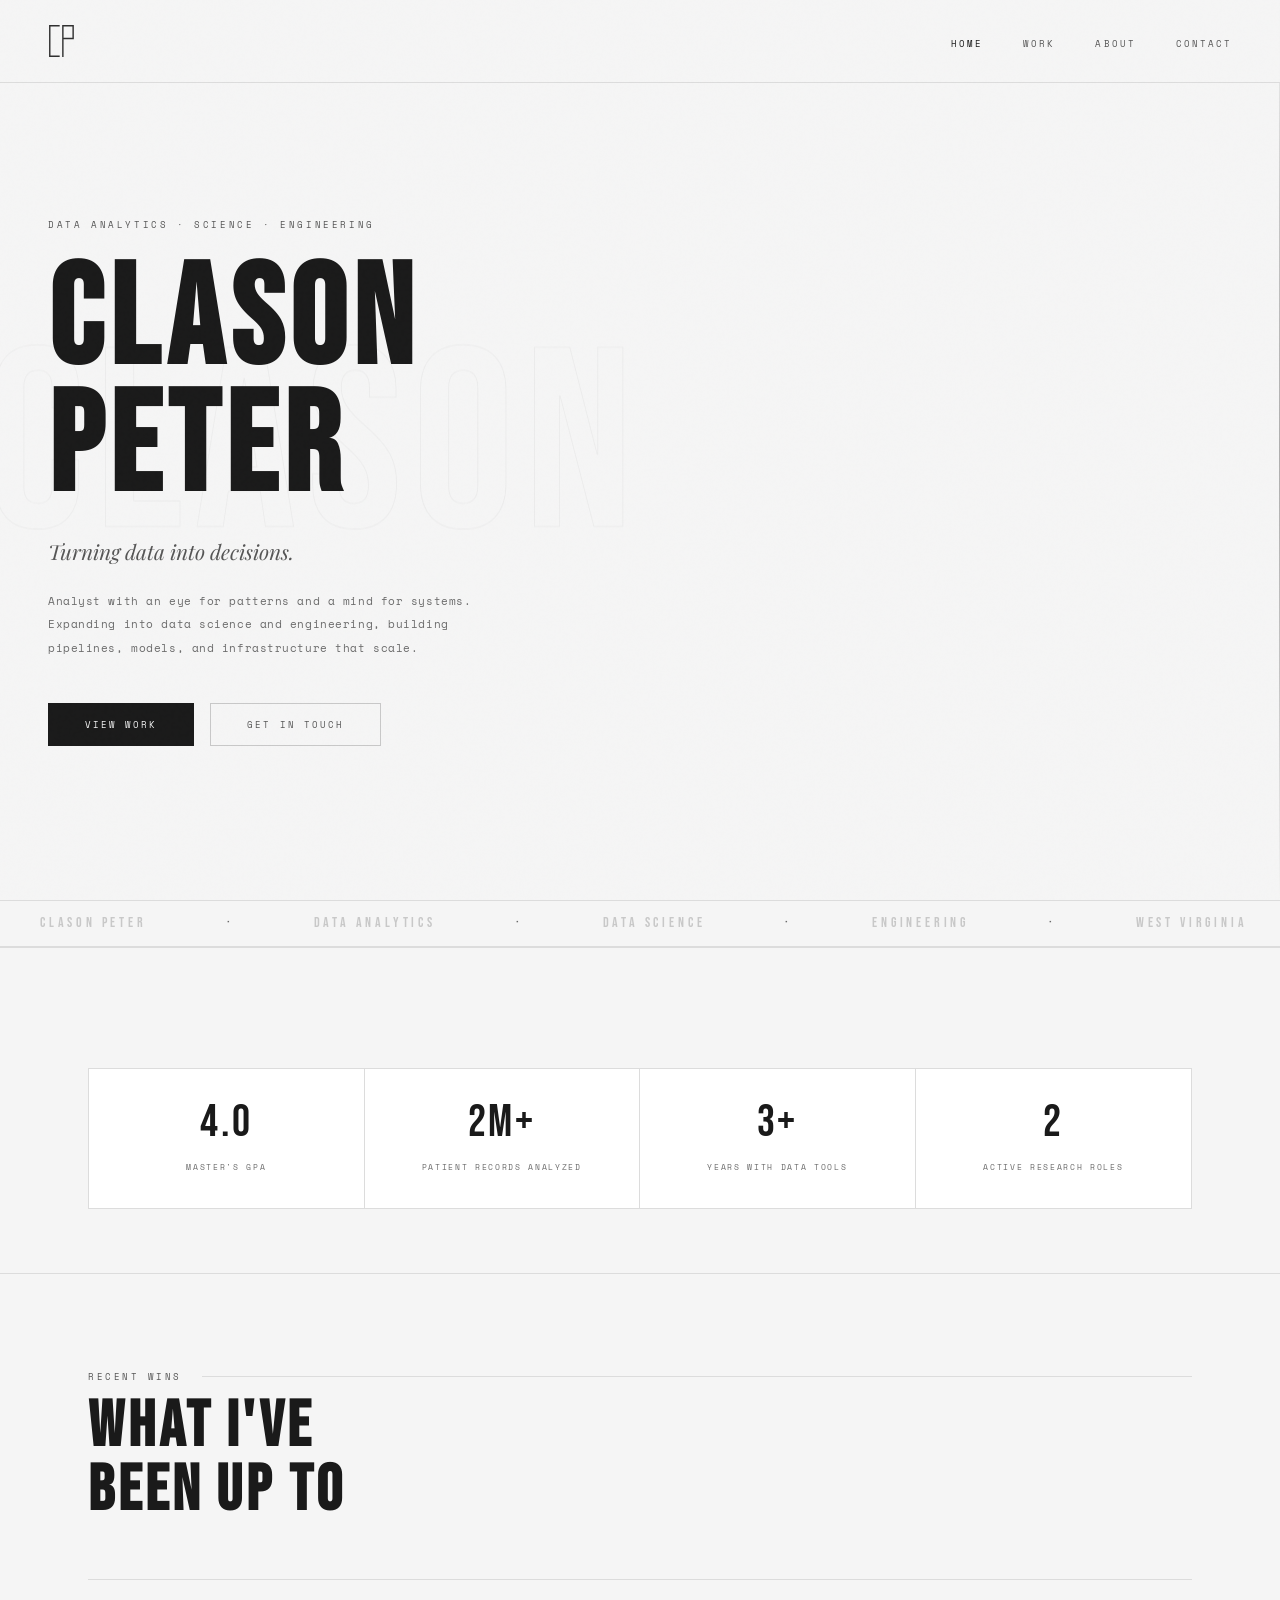
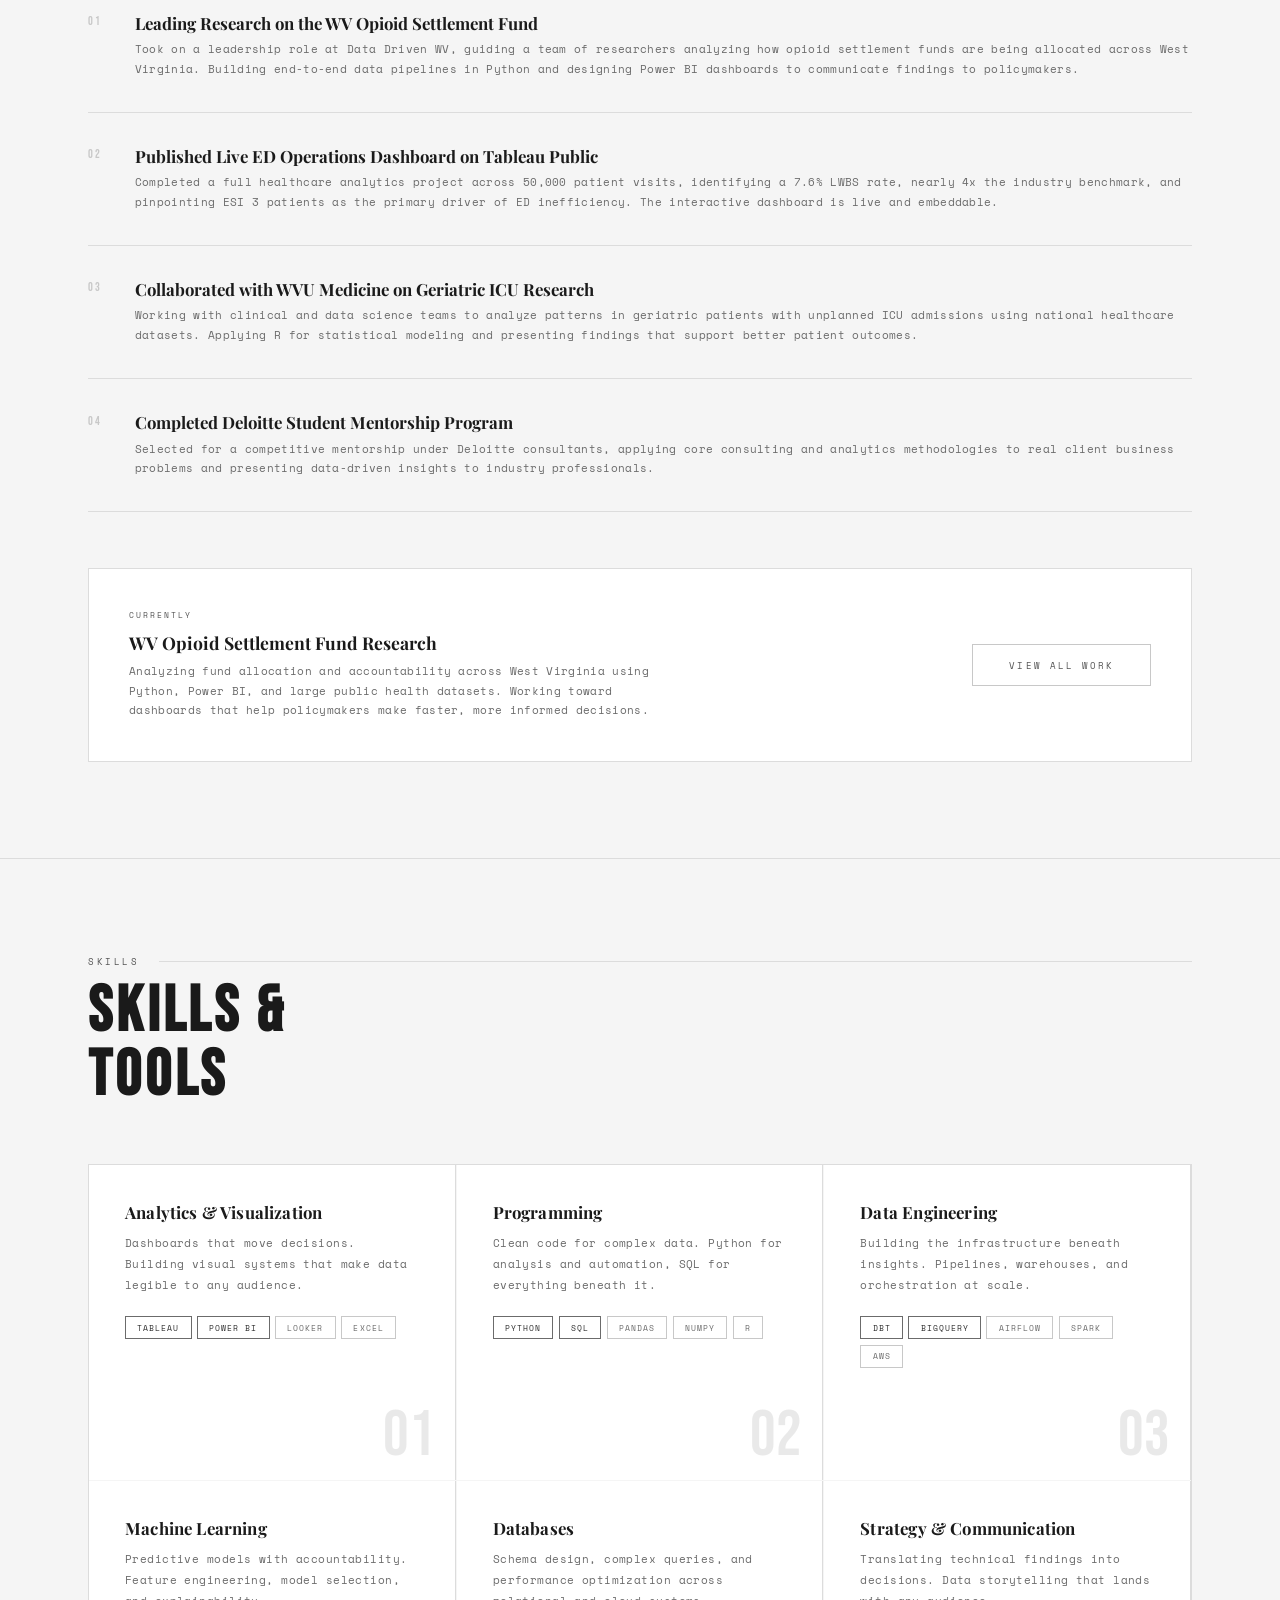
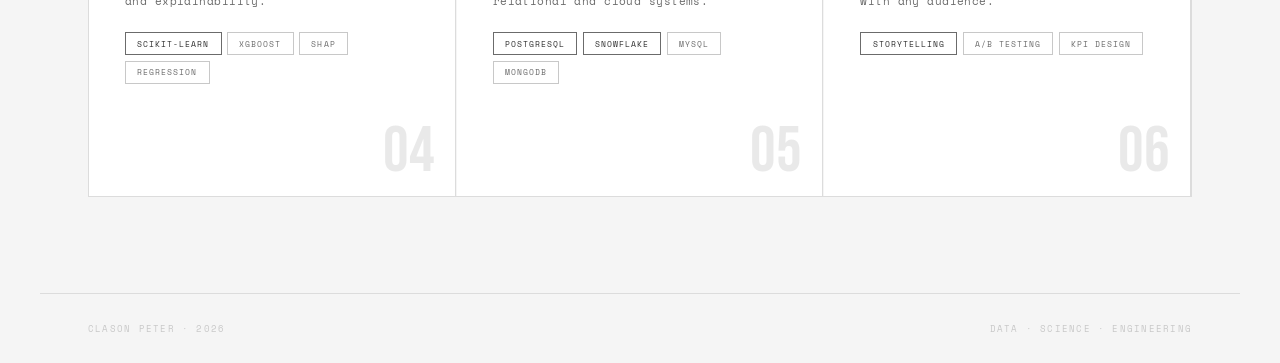
<file: index.html>
<!DOCTYPE html>
<html lang="en">
<head>
<meta charset="UTF-8"/>
<meta name="viewport" content="width=device-width, initial-scale=1.0"/>
<title>Clason Peter</title>
<link href="https://fonts.googleapis.com/css2?family=Bebas+Neue&family=Playfair+Display:ital,wght@0,400;0,700;1,400&family=Space+Mono:wght@400;700&display=swap" rel="stylesheet"/>
<link rel="stylesheet" href="style.css"/>
</head>
<body>

<div class="scroll-line" id="scrollLine"></div>

<nav>
  <a href="index.html" class="nav-logo">
    <svg viewBox="0 0 152 192" height="34" fill="none" stroke="#1A1A1A" stroke-width="8" stroke-linecap="square" stroke-linejoin="miter" xmlns="http://www.w3.org/2000/svg">
      <path d="M62,10 L10,10 L10,182 L62,182"/>
      <path d="M84,10 L84,182 M84,10 L142,10 L142,82 L84,82"/>
    </svg>
  </a>
  <ul class="nav-links">
    <li><a href="index.html" class="active">Home</a></li>
    <li><a href="work.html">Work</a></li>
    <li><a href="about.html">About</a></li>
    <li><a href="contact.html">Contact</a></li>
  </ul>
</nav>

<!-- HERO -->
<div id="hero">
  <div class="hero-bg-text">CLASON</div>
  <div class="chrome-bar"></div>
  <p class="hero-eyebrow">Data Analytics · Science · Engineering</p>
  <h1 class="hero-name">CLASON<br/>PETER</h1>
  <p class="hero-subtitle">Turning data into decisions.</p>
  <p class="hero-desc">
    Analyst with an eye for patterns and a mind for systems. Expanding into data science and engineering, building pipelines, models, and infrastructure that scale.
  </p>
  <div class="hero-cta">
    <a href="work.html" class="btn btn-primary">View Work</a>
    <a href="contact.html" class="btn btn-ghost">Get in Touch</a>
  </div>
</div>

<!-- MARQUEE -->
<div class="marquee-wrap">
  <div class="marquee-track">
    <span class="marquee-item">CLASON PETER</span>
    <span class="marquee-item marquee-dot">·</span>
    <span class="marquee-item">DATA ANALYTICS</span>
    <span class="marquee-item marquee-dot">·</span>
    <span class="marquee-item">DATA SCIENCE</span>
    <span class="marquee-item marquee-dot">·</span>
    <span class="marquee-item">ENGINEERING</span>
    <span class="marquee-item marquee-dot">·</span>
    <span class="marquee-item">WEST VIRGINIA</span>
    <span class="marquee-item marquee-dot">·</span>
    <span class="marquee-item">AVAILABLE FOR HIRE</span>
    <span class="marquee-item marquee-dot">·</span>
    <span class="marquee-item">CLASON PETER</span>
    <span class="marquee-item marquee-dot">·</span>
    <span class="marquee-item">DATA ANALYTICS</span>
    <span class="marquee-item marquee-dot">·</span>
    <span class="marquee-item">DATA SCIENCE</span>
    <span class="marquee-item marquee-dot">·</span>
    <span class="marquee-item">ENGINEERING</span>
    <span class="marquee-item marquee-dot">·</span>
    <span class="marquee-item">WEST VIRGINIA</span>
    <span class="marquee-item marquee-dot">·</span>
    <span class="marquee-item">AVAILABLE FOR HIRE</span>
    <span class="marquee-item marquee-dot">·</span>
  </div>
</div>

<!-- STATS BAR -->
<div style="border-top:1px solid var(--border);">
  <div class="section-inner" style="padding-top:4rem;padding-bottom:4rem;">
    <div class="stats-bar reveal">
      <div class="stat-item">
        <span class="stat-number">4.0</span>
        <span class="stat-label">Master's GPA</span>
      </div>
      <div class="stat-item">
        <span class="stat-number">2M+</span>
        <span class="stat-label">Patient Records Analyzed</span>
      </div>
      <div class="stat-item">
        <span class="stat-number">3+</span>
        <span class="stat-label">Years with Data Tools</span>
      </div>
      <div class="stat-item">
        <span class="stat-number">2</span>
        <span class="stat-label">Active Research Roles</span>
      </div>
    </div>
  </div>
</div>

<!-- RECENT WINS -->
<div style="border-top:1px solid var(--border);">
  <div class="section-inner">
    <p class="section-tag reveal">Recent Wins</p>
    <h2 class="section-heading reveal">WHAT I'VE<br/>BEEN UP TO</h2>

    <div class="wins-list">

      <div class="win-item reveal">
        <div class="win-icon">01</div>
        <div class="win-body">
          <h3>Leading Research on the WV Opioid Settlement Fund</h3>
          <p>Took on a leadership role at Data Driven WV, guiding a team of researchers analyzing how opioid settlement funds are being allocated across West Virginia. Building end-to-end data pipelines in Python and designing Power BI dashboards to communicate findings to policymakers.</p>
        </div>
      </div>

      <div class="win-item reveal">
        <div class="win-icon">02</div>
        <div class="win-body">
          <h3>Published Live ED Operations Dashboard on Tableau Public</h3>
          <p>Completed a full healthcare analytics project across 50,000 patient visits, identifying a 7.6% LWBS rate, nearly 4x the industry benchmark, and pinpointing ESI 3 patients as the primary driver of ED inefficiency. The interactive dashboard is live and embeddable.</p>
        </div>
      </div>

      <div class="win-item reveal">
        <div class="win-icon">03</div>
        <div class="win-body">
          <h3>Collaborated with WVU Medicine on Geriatric ICU Research</h3>
          <p>Working with clinical and data science teams to analyze patterns in geriatric patients with unplanned ICU admissions using national healthcare datasets. Applying R for statistical modeling and presenting findings that support better patient outcomes.</p>
        </div>
      </div>

      <div class="win-item reveal">
        <div class="win-icon">04</div>
        <div class="win-body">
          <h3>Completed Deloitte Student Mentorship Program</h3>
          <p>Selected for a competitive mentorship under Deloitte consultants, applying core consulting and analytics methodologies to real client business problems and presenting data-driven insights to industry professionals.</p>
        </div>
      </div>

    </div>

    <!-- CURRENTLY WORKING ON -->
    <div class="current-work-block reveal">
      <div>
        <div class="current-label">Currently</div>
        <h3>WV Opioid Settlement Fund Research</h3>
        <p>Analyzing fund allocation and accountability across West Virginia using Python, Power BI, and large public health datasets. Working toward dashboards that help policymakers make faster, more informed decisions.</p>
      </div>
      <a href="work.html" class="btn btn-ghost" style="white-space:nowrap;">View All Work</a>
    </div>

  </div>
</div>

<!-- SKILLS -->
<div id="skills" style="border-top:1px solid var(--border);">
  <div class="section-inner">
    <p class="section-tag reveal">Skills</p>
    <h2 class="section-heading reveal">SKILLS &<br/>TOOLS</h2>
    <div class="card-grid">

      <div class="card-3d-wrap reveal">
        <div class="card-3d" data-tilt>
          <h3>Analytics & Visualization</h3>
          <p>Dashboards that move decisions. Building visual systems that make data legible to any audience.</p>
          <div class="card-tags">
            <span class="card-tag hi">Tableau</span>
            <span class="card-tag hi">Power BI</span>
            <span class="card-tag">Looker</span>
            <span class="card-tag">Excel</span>
          </div>
          <div class="card-num">01</div>
        </div>
      </div>

      <div class="card-3d-wrap reveal">
        <div class="card-3d" data-tilt>
          <h3>Programming</h3>
          <p>Clean code for complex data. Python for analysis and automation, SQL for everything beneath it.</p>
          <div class="card-tags">
            <span class="card-tag hi">Python</span>
            <span class="card-tag hi">SQL</span>
            <span class="card-tag">Pandas</span>
            <span class="card-tag">NumPy</span>
            <span class="card-tag">R</span>
          </div>
          <div class="card-num">02</div>
        </div>
      </div>

      <div class="card-3d-wrap reveal">
        <div class="card-3d" data-tilt>
          <h3>Data Engineering</h3>
          <p>Building the infrastructure beneath insights. Pipelines, warehouses, and orchestration at scale.</p>
          <div class="card-tags">
            <span class="card-tag hi">dbt</span>
            <span class="card-tag hi">BigQuery</span>
            <span class="card-tag">Airflow</span>
            <span class="card-tag">Spark</span>
            <span class="card-tag">AWS</span>
          </div>
          <div class="card-num">03</div>
        </div>
      </div>

      <div class="card-3d-wrap reveal">
        <div class="card-3d" data-tilt>
          <h3>Machine Learning</h3>
          <p>Predictive models with accountability. Feature engineering, model selection, and explainability.</p>
          <div class="card-tags">
            <span class="card-tag hi">Scikit-learn</span>
            <span class="card-tag">XGBoost</span>
            <span class="card-tag">SHAP</span>
            <span class="card-tag">Regression</span>
          </div>
          <div class="card-num">04</div>
        </div>
      </div>

      <div class="card-3d-wrap reveal">
        <div class="card-3d" data-tilt>
          <h3>Databases</h3>
          <p>Schema design, complex queries, and performance optimization across relational and cloud systems.</p>
          <div class="card-tags">
            <span class="card-tag hi">PostgreSQL</span>
            <span class="card-tag hi">Snowflake</span>
            <span class="card-tag">MySQL</span>
            <span class="card-tag">MongoDB</span>
          </div>
          <div class="card-num">05</div>
        </div>
      </div>

      <div class="card-3d-wrap reveal">
        <div class="card-3d" data-tilt>
          <h3>Strategy & Communication</h3>
          <p>Translating technical findings into decisions. Data storytelling that lands with any audience.</p>
          <div class="card-tags">
            <span class="card-tag hi">Storytelling</span>
            <span class="card-tag">A/B Testing</span>
            <span class="card-tag">KPI Design</span>
          </div>
          <div class="card-num">06</div>
        </div>
      </div>

    </div>
  </div>
</div>

<!-- FOOTER -->
<footer>
  <p>Clason Peter · 2026</p>
  <p>Data · Science · Engineering</p>
</footer>

<script>
const sl=document.getElementById('scrollLine');
window.addEventListener('scroll',()=>{
  sl.style.width=(window.scrollY/(document.body.scrollHeight-window.innerHeight)*100)+'%';
});
const obs=new IntersectionObserver(e=>{
  e.forEach(x=>{if(x.isIntersecting)x.target.classList.add('visible');});
},{threshold:0.1});
document.querySelectorAll('.reveal').forEach(el=>obs.observe(el));
document.querySelectorAll('[data-tilt]').forEach(card=>{
  const wrap=card.closest('.card-3d-wrap');
  wrap.addEventListener('mousemove',e=>{
    const r=wrap.getBoundingClientRect();
    const x=(e.clientX-r.left)/r.width-0.5;
    const y=(e.clientY-r.top)/r.height-0.5;
    card.style.transform=`rotateY(${x*14}deg) rotateX(${-y*14}deg) translateZ(8px)`;
  });
  wrap.addEventListener('mouseleave',()=>{
    card.style.transform='rotateY(0) rotateX(0) translateZ(0)';
  });
});
const bgText=document.querySelector('.hero-bg-text');
window.addEventListener('scroll',()=>{
  if(bgText)bgText.style.transform=`translateY(calc(-50% + ${window.scrollY*0.25}px))`;
});
</script>
</body>
</html>
</file>
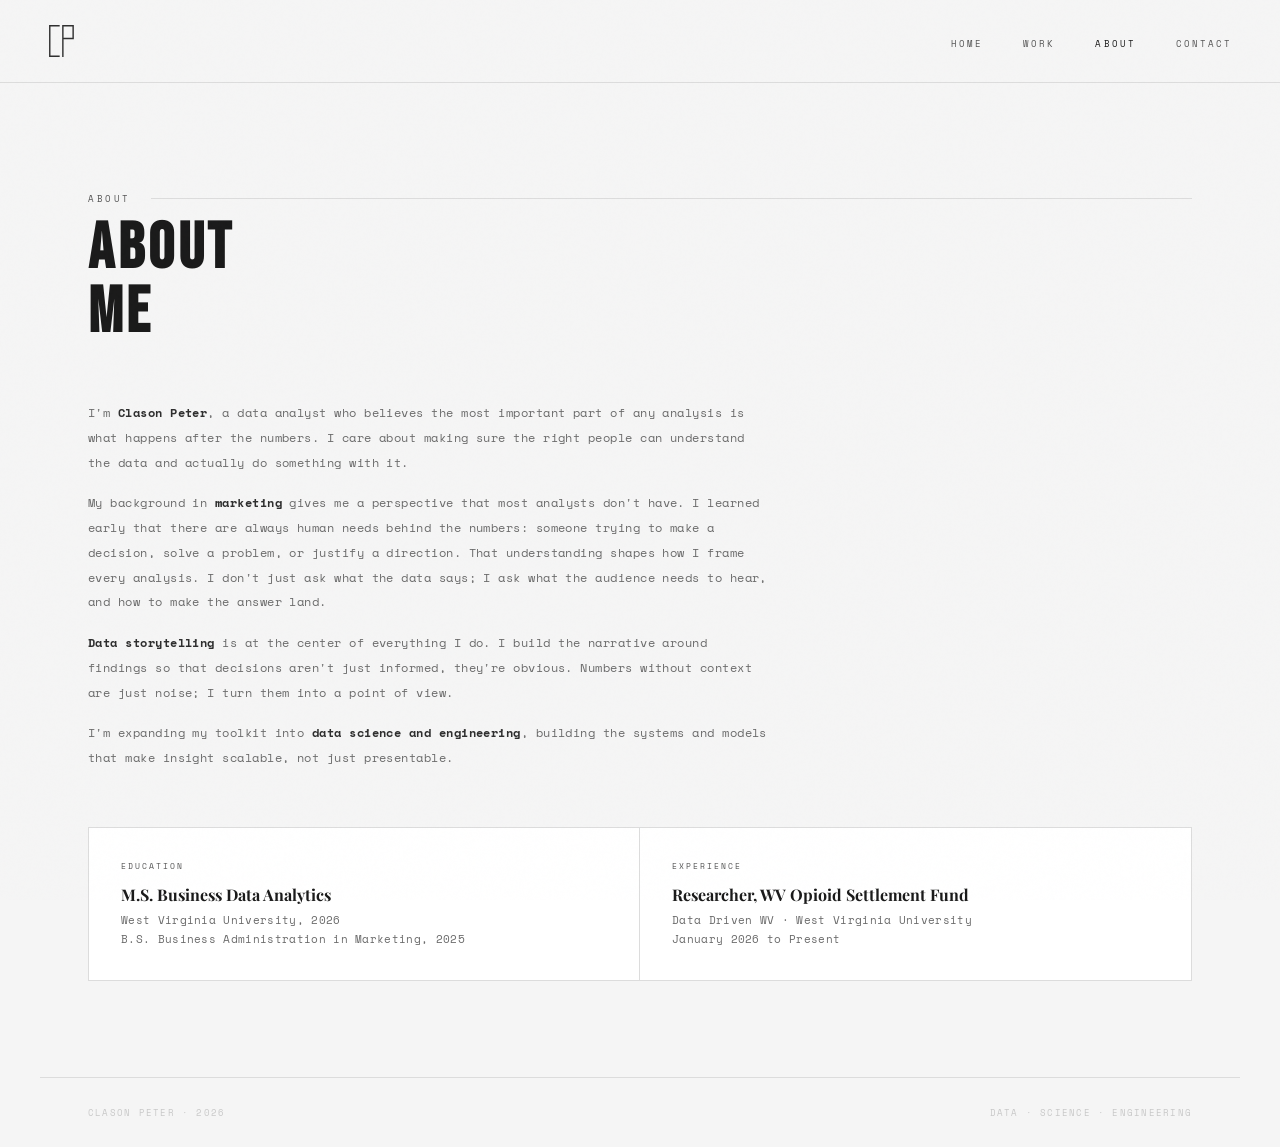
<file: about.html>
<!DOCTYPE html>
<html lang="en">
<head>
<meta charset="UTF-8"/>
<meta name="viewport" content="width=device-width, initial-scale=1.0"/>
<title>About · Clason Peter</title>
<link href="https://fonts.googleapis.com/css2?family=Bebas+Neue&family=Playfair+Display:ital,wght@0,400;0,700;1,400&family=Space+Mono:wght@400;700&display=swap" rel="stylesheet"/>
<link rel="stylesheet" href="style.css"/>
</head>
<body>

<div class="scroll-line" id="scrollLine"></div>

<nav>
  <a href="index.html" class="nav-logo">
    <svg viewBox="0 0 152 192" height="34" fill="none" stroke="#1A1A1A" stroke-width="8" stroke-linecap="square" stroke-linejoin="miter" xmlns="http://www.w3.org/2000/svg">
      <path d="M62,10 L10,10 L10,182 L62,182"/>
      <path d="M84,10 L84,182 M84,10 L142,10 L142,82 L84,82"/>
    </svg>
  </a>
  <ul class="nav-links">
    <li><a href="index.html">Home</a></li>
    <li><a href="work.html">Work</a></li>
    <li><a href="about.html" class="active">About</a></li>
    <li><a href="contact.html">Contact</a></li>
  </ul>
</nav>

<div style="padding-top:6rem;">
  <div class="section-inner">
    <p class="section-tag reveal">About</p>
    <h2 class="section-heading reveal">ABOUT<br/>ME</h2>

    <div class="vibe-grid-single reveal">
      <div class="vibe-left">
        <p>
          I'm <strong>Clason Peter</strong>, a data analyst who believes the most important part of any analysis is what happens after the numbers. I care about making sure the right people can understand the data and actually do something with it.
        </p>
        <p>
          My background in <strong>marketing</strong> gives me a perspective that most analysts don't have. I learned early that there are always human needs behind the numbers: someone trying to make a decision, solve a problem, or justify a direction. That understanding shapes how I frame every analysis. I don't just ask what the data says; I ask what the audience needs to hear, and how to make the answer land.
        </p>
        <p>
          <strong>Data storytelling</strong> is at the center of everything I do. I build the narrative around findings so that decisions aren't just informed, they're obvious. Numbers without context are just noise; I turn them into a point of view.
        </p>
        <p>
          I'm expanding my toolkit into <strong>data science and engineering</strong>, building the systems and models that make insight scalable, not just presentable.
        </p>
      </div>
    </div>

    <div class="currently-row reveal">
      <div class="curr-block">
        <div class="curr-label">Education</div>
        <h3>M.S. Business Data Analytics</h3>
        <p>West Virginia University, 2026<br/>B.S. Business Administration in Marketing, 2025</p>
      </div>
      <div class="curr-block">
        <div class="curr-label">Experience</div>
        <h3>Researcher, WV Opioid Settlement Fund</h3>
        <p>Data Driven WV · West Virginia University<br/>January 2026 to Present</p>
      </div>
    </div>
  </div>
</div>

<!-- FOOTER -->
<footer>
  <p>Clason Peter · 2026</p>
  <p>Data · Science · Engineering</p>
</footer>

<script>
const sl=document.getElementById('scrollLine');
window.addEventListener('scroll',()=>{
  sl.style.width=(window.scrollY/(document.body.scrollHeight-window.innerHeight)*100)+'%';
});
const obs=new IntersectionObserver(e=>{
  e.forEach(x=>{if(x.isIntersecting)x.target.classList.add('visible');});
},{threshold:0.1});
document.querySelectorAll('.reveal').forEach(el=>obs.observe(el));
</script>
</body>
</html>
</file>
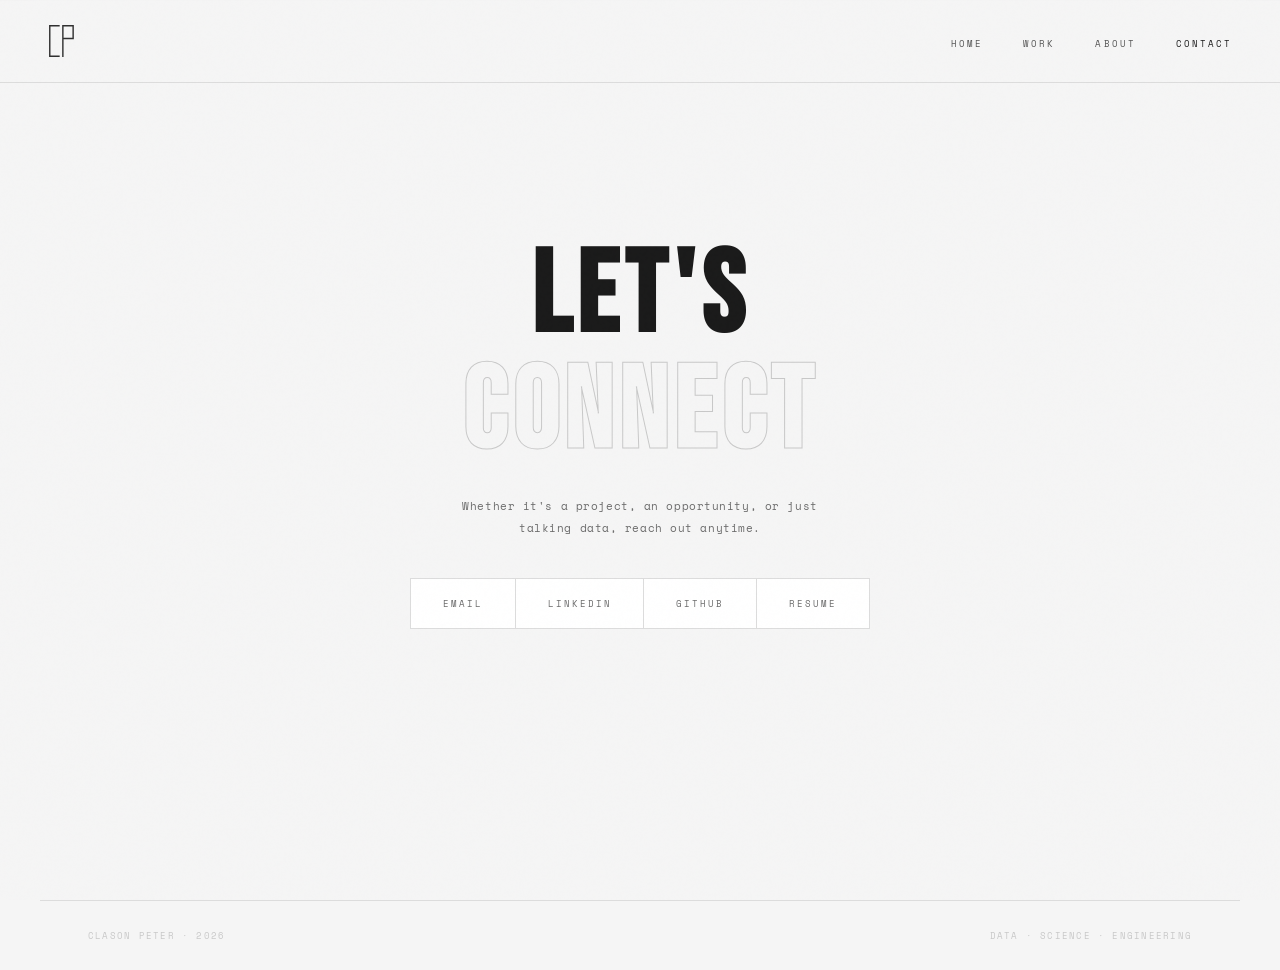
<file: contact.html>
<!DOCTYPE html>
<html lang="en">
<head>
<meta charset="UTF-8"/>
<meta name="viewport" content="width=device-width, initial-scale=1.0"/>
<title>Contact · Clason Peter</title>
<link href="https://fonts.googleapis.com/css2?family=Bebas+Neue&family=Playfair+Display:ital,wght@0,400;0,700;1,400&family=Space+Mono:wght@400;700&display=swap" rel="stylesheet"/>
<link rel="stylesheet" href="style.css"/>
</head>
<body>

<div class="scroll-line" id="scrollLine"></div>

<nav>
  <a href="index.html" class="nav-logo">
    <svg viewBox="0 0 152 192" height="34" fill="none" stroke="#1A1A1A" stroke-width="8" stroke-linecap="square" stroke-linejoin="miter" xmlns="http://www.w3.org/2000/svg">
      <path d="M62,10 L10,10 L10,182 L62,182"/>
      <path d="M84,10 L84,182 M84,10 L142,10 L142,82 L84,82"/>
    </svg>
  </a>
  <ul class="nav-links">
    <li><a href="index.html">Home</a></li>
    <li><a href="work.html">Work</a></li>
    <li><a href="about.html">About</a></li>
    <li><a href="contact.html" class="active">Contact</a></li>
  </ul>
</nav>

<div id="contact-section" style="min-height:100vh;display:flex;flex-direction:column;justify-content:center;">
  <h2 class="contact-headline reveal">LET'S<br/><span class="contact-outline">CONNECT</span></h2>
  <p class="reveal">Whether it's a project, an opportunity, or just talking data, reach out anytime.</p>
  <div class="contact-links reveal">
    <a href="mailto:clp00007@mix.wvu.edu" class="contact-link">Email</a>
    <a href="https://www.linkedin.com/in/clason-peter-b1b0a2253/" class="contact-link" target="_blank">LinkedIn</a>
    <a href="https://github.com/clasonpeter" class="contact-link" target="_blank">GitHub</a>
    <a href="997_ClasonPeter_Resume.pdf" class="contact-link" target="_blank">Resume</a>
  </div>
</div>

<!-- FOOTER -->
<footer>
  <p>Clason Peter · 2026</p>
  <p>Data · Science · Engineering</p>
</footer>

<script>
const obs=new IntersectionObserver(e=>{
  e.forEach(x=>{if(x.isIntersecting)x.target.classList.add('visible');});
},{threshold:0.1});
document.querySelectorAll('.reveal').forEach(el=>obs.observe(el));
</script>
</body>
</html>
</file>
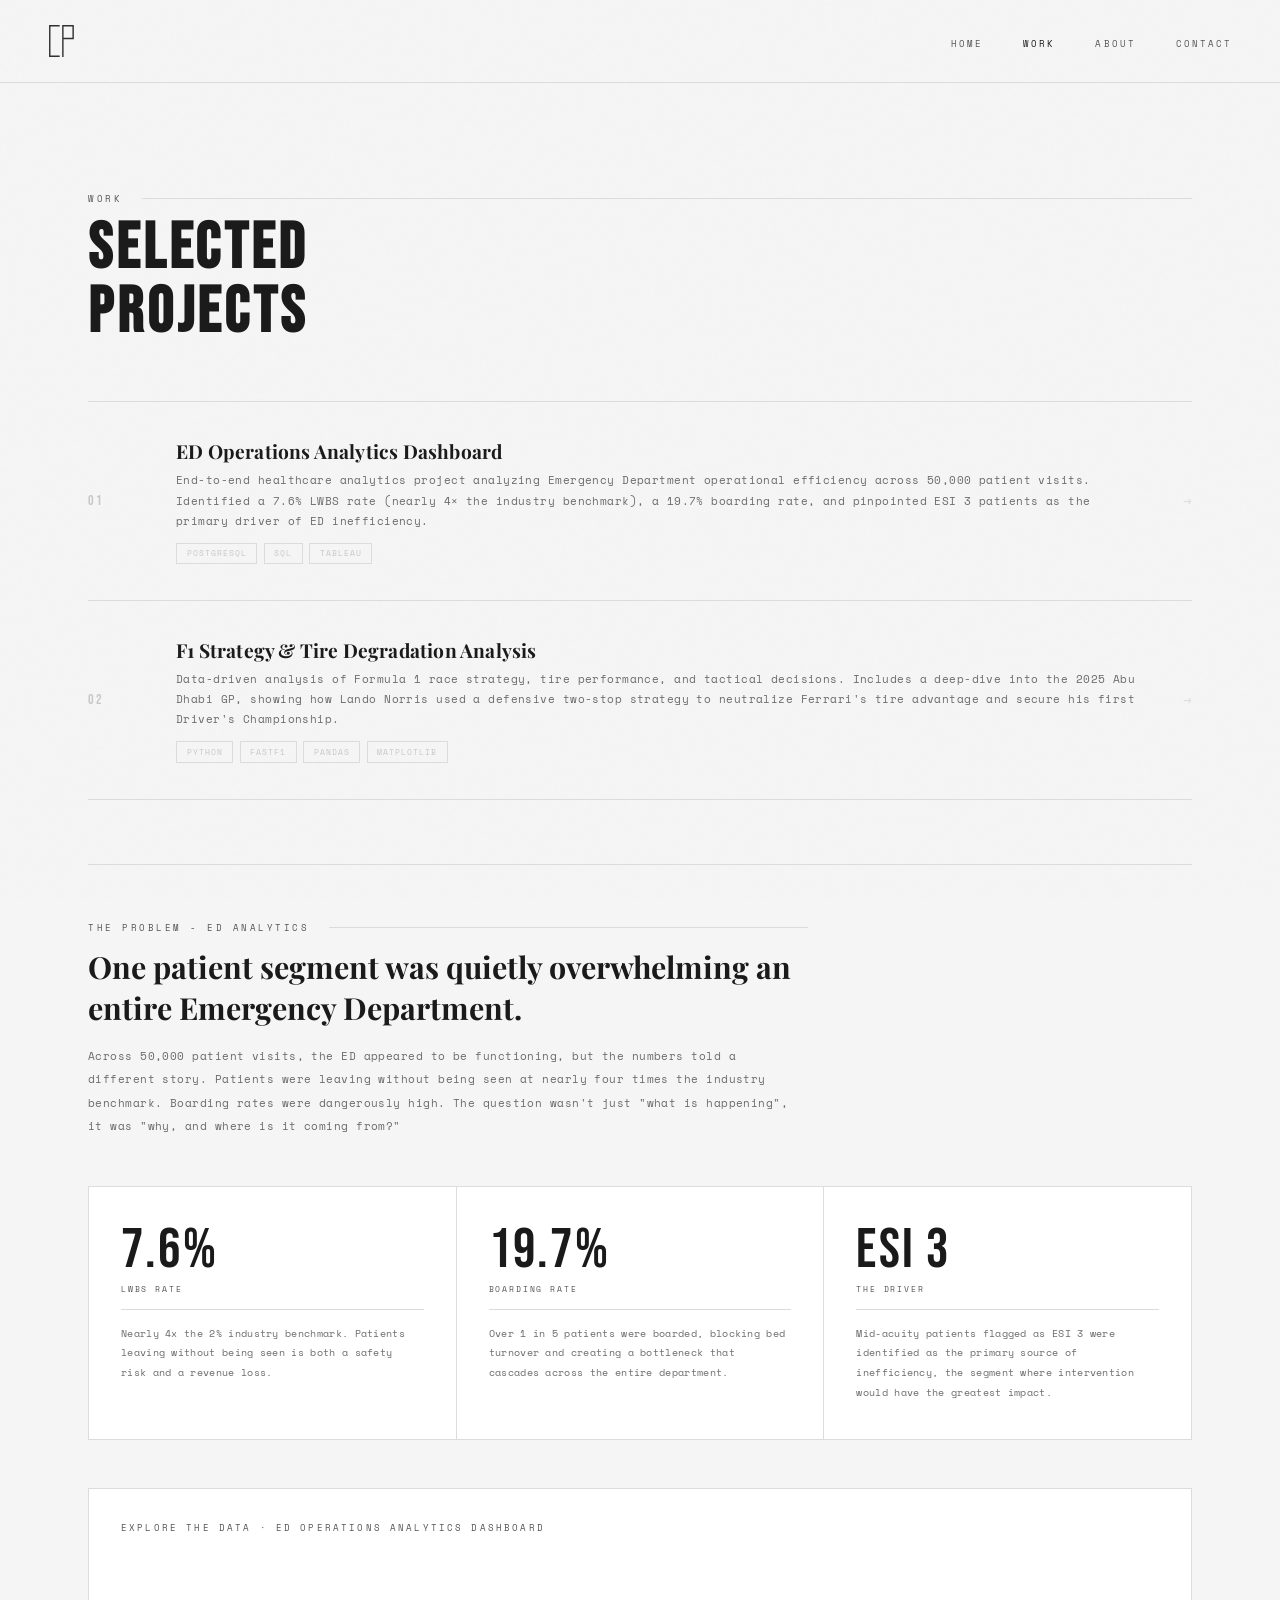
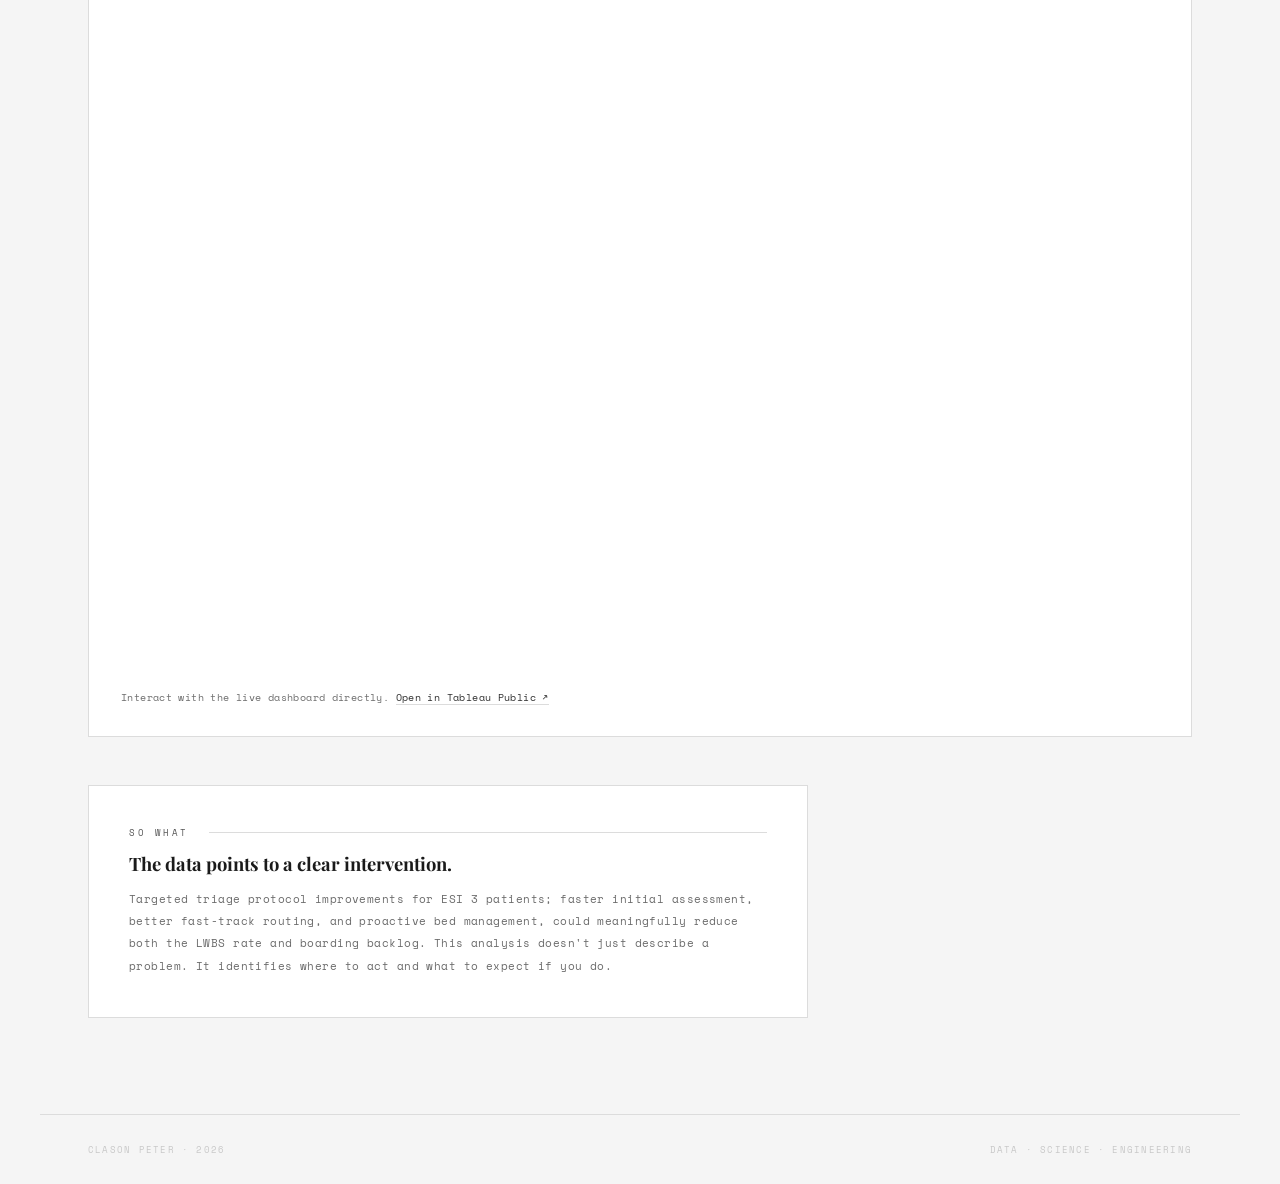
<file: work.html>
<!DOCTYPE html>
<html lang="en">
<head>
<meta charset="UTF-8"/>
<meta name="viewport" content="width=device-width, initial-scale=1.0"/>
<title>Work · Clason Peter</title>
<link href="https://fonts.googleapis.com/css2?family=Bebas+Neue&family=Playfair+Display:ital,wght@0,400;0,700;1,400&family=Space+Mono:wght@400;700&display=swap" rel="stylesheet"/>
<link rel="stylesheet" href="style.css"/>
<script type="module" src="https://public.tableau.com/javascripts/api/tableau.embedding.3.latest.min.js"></script>
</head>
<body>

<div class="scroll-line" id="scrollLine"></div>

<nav>
  <a href="index.html" class="nav-logo">
    <svg viewBox="0 0 152 192" height="34" fill="none" stroke="#1A1A1A" stroke-width="8" stroke-linecap="square" stroke-linejoin="miter" xmlns="http://www.w3.org/2000/svg">
      <path d="M62,10 L10,10 L10,182 L62,182"/>
      <path d="M84,10 L84,182 M84,10 L142,10 L142,82 L84,82"/>
    </svg>
  </a>
  <ul class="nav-links">
    <li><a href="index.html">Home</a></li>
    <li><a href="work.html" class="active">Work</a></li>
    <li><a href="about.html">About</a></li>
    <li><a href="contact.html">Contact</a></li>
  </ul>
</nav>

<div style="padding-top:6rem;">
  <div class="section-inner">
    <p class="section-tag reveal">Work</p>
    <h2 class="section-heading reveal">SELECTED<br/>PROJECTS</h2>

    <div>
      <div class="project-item reveal" data-href="https://github.com/clasonpeter/ed-analytics-portfolio">
        <div class="proj-num">01</div>
        <div class="proj-info">
          <h3>ED Operations Analytics Dashboard</h3>
          <p>End-to-end healthcare analytics project analyzing Emergency Department operational efficiency across 50,000 patient visits. Identified a 7.6% LWBS rate (nearly 4&times; the industry benchmark), a 19.7% boarding rate, and pinpointed ESI 3 patients as the primary driver of ED inefficiency.</p>
          <div class="proj-tags">
            <span class="proj-tag">PostgreSQL</span>
            <span class="proj-tag">SQL</span>
            <span class="proj-tag">Tableau</span>
          </div>
        </div>
        <div class="proj-arrow">&#8594;</div>
      </div>

      <div class="project-item reveal" data-href="https://github.com/clasonpeter/F1StrategyAnalysis">
        <div class="proj-num">02</div>
        <div class="proj-info">
          <h3>F1 Strategy &amp; Tire Degradation Analysis</h3>
          <p>Data-driven analysis of Formula 1 race strategy, tire performance, and tactical decisions. Includes a deep-dive into the 2025 Abu Dhabi GP, showing how Lando Norris used a defensive two-stop strategy to neutralize Ferrari's tire advantage and secure his first Driver's Championship.</p>
          <div class="proj-tags">
            <span class="proj-tag">Python</span>
            <span class="proj-tag">FastF1</span>
            <span class="proj-tag">Pandas</span>
            <span class="proj-tag">Matplotlib</span>
          </div>
        </div>
        <div class="proj-arrow">&#8594;</div>
      </div>
    </div>

    <!-- CASE STUDY NARRATIVE -->
    <div style="margin-top:4rem;border-top:1px solid var(--border);padding-top:3.5rem;">

      <!-- The Problem -->
      <div class="reveal" style="max-width:720px;margin-bottom:3rem;">
        <p class="section-tag" style="margin-bottom:0.75rem;">The Problem - ED Analytics</p>
        <h3 style="font-family:'Playfair Display',serif;font-size:clamp(1.3rem,2.5vw,1.9rem);font-weight:700;color:var(--white);line-height:1.35;margin-bottom:1rem;">
          One patient segment was quietly overwhelming an entire Emergency Department.
        </h3>
        <p style="font-size:0.7rem;line-height:2.1;color:var(--chrome-4);letter-spacing:0.04em;">
          Across 50,000 patient visits, the ED appeared to be functioning, but the numbers told a different story. Patients were leaving without being seen at nearly four times the industry benchmark. Boarding rates were dangerously high. The question wasn't just "what is happening", it was "why, and where is it coming from?"
        </p>
      </div>

      <!-- Key Findings Callouts -->
      <div class="story-callouts reveal">
        <div class="story-callout">
          <span class="callout-number">7.6%</span>
          <span class="callout-label">LWBS Rate</span>
          <p class="callout-desc">Nearly 4x the 2% industry benchmark. Patients leaving without being seen is both a safety risk and a revenue loss.</p>
        </div>
        <div class="story-callout">
          <span class="callout-number">19.7%</span>
          <span class="callout-label">Boarding Rate</span>
          <p class="callout-desc">Over 1 in 5 patients were boarded, blocking bed turnover and creating a bottleneck that cascades across the entire department.</p>
        </div>
        <div class="story-callout">
          <span class="callout-number">ESI 3</span>
          <span class="callout-label">The Driver</span>
          <p class="callout-desc">Mid-acuity patients flagged as ESI 3 were identified as the primary source of inefficiency, the segment where intervention would have the greatest impact.</p>
        </div>
      </div>

      <!-- The Dashboard -->
      <div class="tableau-embed-wrap reveal" style="margin-top:3rem;">
        <p class="tableau-label">Explore the Data · ED Operations Analytics Dashboard</p>
        <div class="tableau-container">
          <tableau-viz
            id="tableauViz"
            src="https://public.tableau.com/views/EDOperationsDashboard/EDOperationsDashboard"
            toolbar="bottom"
            hide-tabs>
          </tableau-viz>
        </div>
        <p class="tableau-sub">Interact with the live dashboard directly. <a href="https://public.tableau.com/app/profile/clason.peter/viz/EDOperationsDashboard/EDOperationsDashboard" target="_blank">Open in Tableau Public &#8599;</a></p>
      </div>

      <!-- So What -->
      <div class="so-what-block reveal">
        <div class="so-what-left">
          <p class="section-tag" style="margin-bottom:0.75rem;">So What</p>
          <h3 style="font-family:'Playfair Display',serif;font-size:1.15rem;font-weight:700;color:var(--white);margin-bottom:0.75rem;">The data points to a clear intervention.</h3>
          <p style="font-size:0.68rem;line-height:2.05;color:var(--chrome-4);letter-spacing:0.04em;">
            Targeted triage protocol improvements for ESI 3 patients; faster initial assessment, better fast-track routing, and proactive bed management, could meaningfully reduce both the LWBS rate and boarding backlog. This analysis doesn't just describe a problem. It identifies where to act and what to expect if you do.
          </p>
        </div>
      </div>

    </div>
  </div>
</div>

<!-- FOOTER -->
<footer>
  <p>Clason Peter · 2026</p>
  <p>Data · Science · Engineering</p>
</footer>

<script>
const sl=document.getElementById('scrollLine');
window.addEventListener('scroll',()=>{
  sl.style.width=(window.scrollY/(document.body.scrollHeight-window.innerHeight)*100)+'%';
});
const obs=new IntersectionObserver(e=>{
  e.forEach(x=>{if(x.isIntersecting)x.target.classList.add('visible');});
},{threshold:0.1});
document.querySelectorAll('.reveal').forEach(el=>obs.observe(el));
document.querySelectorAll('.project-item').forEach(item=>{
  item.addEventListener('click',()=>{
    const url=item.getAttribute('data-href');
    if(url && url !== '#') window.open(url,'_blank');
  });
});
</script>
</body>
</html>
</file>
<file: style.css>
*,*::before,*::after{box-sizing:border-box;margin:0;padding:0;}
:root{
  --black:#F5F5F5;
  --white:#1A1A1A;
  --chrome-1:#1A1A1A;
  --chrome-2:#2E2E2E;
  --chrome-3:#555555;
  --chrome-4:#6B6B6B;
  --chrome-5:#C8C8C8;
  --chrome-6:#E0E0E0;
  --card:#FFFFFF;
  --border:#DCDCDC;
  --border-light:#C8C8C8;
}
html{scroll-behavior:smooth;}
body{
  background:var(--black);
  color:var(--white);
  font-family:'Space Mono',monospace;
  overflow-x:hidden;
}
body::before{
  content:'';
  position:fixed;inset:0;z-index:8000;
  pointer-events:none;
  background-image:url("data:image/svg+xml,%3Csvg viewBox='0 0 256 256' xmlns='http://www.w3.org/2000/svg'%3E%3Cfilter id='n'%3E%3CfeTurbulence type='fractalNoise' baseFrequency='0.9' numOctaves='4' stitchTiles='stitch'/%3E%3C/filter%3E%3Crect width='100%25' height='100%25' filter='url(%23n)' opacity='0.05'/%3E%3C/svg%3E");
  opacity:0.3;
}

/* ── SCROLL LINE ── */
.scroll-line{
  position:fixed;top:0;left:0;height:1px;
  background:var(--chrome-2);
  z-index:1000;width:0%;transition:width 0.08s linear;
}

/* ── NAV ── */
nav{
  position:fixed;top:0;left:0;right:0;z-index:500;
  display:flex;justify-content:space-between;align-items:center;
  padding:1.5rem 3rem;
  border-bottom:1px solid var(--border);
  background:rgba(245,245,245,0.92);
  backdrop-filter:blur(24px);
}
.nav-logo{
  display:flex;align-items:center;
  text-decoration:none;
  opacity:0.9;transition:opacity 0.2s;
}
.nav-logo:hover{opacity:1;}
.nav-links{display:flex;gap:2.5rem;list-style:none;}
.nav-links a{
  font-size:0.58rem;letter-spacing:0.22em;text-transform:uppercase;
  color:var(--chrome-3);text-decoration:none;
  transition:color 0.2s;
}
.nav-links a:hover{color:var(--white);}
.nav-links a.active{color:var(--white);}

/* ── SECTION INNER ── */
.section-inner{max-width:1200px;margin:0 auto;padding:6rem 3rem;}
.section-tag{
  font-size:0.56rem;letter-spacing:0.28em;text-transform:uppercase;
  color:var(--chrome-3);margin-bottom:0.75rem;
  display:flex;align-items:center;gap:1.25rem;
}
.section-tag::after{content:'';flex:1;height:1px;background:var(--border);}
.section-heading{
  font-family:'Bebas Neue',sans-serif;
  font-size:clamp(2.5rem,5vw,4.5rem);
  letter-spacing:0.06em;line-height:1;
  margin-bottom:3.5rem;color:var(--white);
}

/* ── HERO ── */
#hero{
  min-height:100vh;
  display:flex;flex-direction:column;justify-content:center;
  padding:8rem 3rem 4rem;
  position:relative;overflow:hidden;
  max-width:100%;
}
.hero-bg-text{
  position:absolute;
  font-family:'Bebas Neue',sans-serif;
  font-size:clamp(10rem,20vw,26rem);
  letter-spacing:0.04em;
  color:transparent;
  -webkit-text-stroke:1px rgba(0,0,0,0.04);
  white-space:nowrap;
  top:50%;transform:translateY(-50%);
  left:-1%;
  pointer-events:none;user-select:none;
  will-change:transform;
}
.chrome-bar{
  position:absolute;right:0;top:0;bottom:0;width:1px;
  background:linear-gradient(to bottom,transparent,var(--chrome-4),var(--chrome-2),var(--chrome-4),transparent);
  opacity:0.35;
}
.hero-eyebrow{
  font-size:0.58rem;letter-spacing:0.28em;text-transform:uppercase;
  color:var(--chrome-3);margin-bottom:1.75rem;
  opacity:0;animation:fadeUp 0.7s ease 0.2s forwards;
}
.hero-name{
  font-family:'Bebas Neue',sans-serif;
  font-size:clamp(4.5rem,11vw,10rem);
  letter-spacing:0.05em;line-height:0.9;
  color:var(--white);
  opacity:0;animation:fadeUp 0.7s ease 0.35s forwards;
}
.hero-subtitle{
  font-family:'Playfair Display',serif;
  font-style:italic;
  font-size:clamp(0.9rem,2vw,1.3rem);
  color:var(--chrome-3);
  margin-top:1.5rem;
  opacity:0;animation:fadeUp 0.7s ease 0.5s forwards;
}
.hero-desc{
  max-width:460px;
  font-size:0.7rem;line-height:2.1;
  color:var(--chrome-4);
  margin-top:1.5rem;letter-spacing:0.05em;
  opacity:0;animation:fadeUp 0.7s ease 0.65s forwards;
}
.hero-cta{
  margin-top:2.75rem;display:flex;gap:1rem;flex-wrap:wrap;
  opacity:0;animation:fadeUp 0.7s ease 0.8s forwards;
}
.btn{
  display:inline-block;padding:0.85rem 2.25rem;
  font-family:'Space Mono',monospace;
  font-size:0.58rem;letter-spacing:0.22em;text-transform:uppercase;
  text-decoration:none;
  transition:all 0.25s;
}
.btn-primary{background:var(--white);color:var(--black);border:1px solid var(--white);}
.btn-primary:hover{background:transparent;color:var(--white);border-color:var(--white);}
.btn-ghost{background:transparent;color:var(--chrome-3);border:1px solid var(--border-light);}
.btn-ghost:hover{border-color:var(--chrome-3);color:var(--white);}

/* ── MARQUEE ── */
.marquee-wrap{
  overflow:hidden;
  border-top:1px solid var(--border);border-bottom:1px solid var(--border);
  padding:0.9rem 0;
}
.marquee-track{display:flex;width:max-content;animation:marquee 22s linear infinite;}
.marquee-item{
  font-family:'Bebas Neue',sans-serif;
  font-size:0.85rem;letter-spacing:0.28em;
  color:var(--chrome-5);padding:0 2.5rem;white-space:nowrap;
}
.marquee-dot{color:var(--chrome-4);}
@keyframes marquee{from{transform:translateX(0);}to{transform:translateX(-50%);}}

/* ── SKILLS GRID ── */
.card-grid{
  display:grid;
  grid-template-columns:repeat(auto-fill,minmax(300px,1fr));
  gap:1px;border:1px solid var(--border);
}
.card-3d-wrap{perspective:900px;background:var(--card);}
.card-3d{
  padding:2.25rem 2.25rem 7rem 2.25rem;height:100%;
  transform-style:preserve-3d;
  transition:transform 0.35s ease;
  position:relative;overflow:hidden;
  border-right:1px solid var(--border);
}
.card-3d::after{
  content:'';position:absolute;inset:0;
  background:linear-gradient(135deg,rgba(0,0,0,0.02) 0%,transparent 55%);
  pointer-events:none;opacity:0;transition:opacity 0.3s;
}
.card-3d:hover::after{opacity:1;}
.card-num{
  font-family:'Bebas Neue',sans-serif;
  font-size:4rem;color:var(--border);
  position:absolute;bottom:0.75rem;right:1.25rem;
  line-height:1;pointer-events:none;transition:color 0.3s;
  opacity:0.6;
}
.card-3d:hover .card-num{color:var(--chrome-5);}
.card-3d h3{
  font-family:'Playfair Display',serif;
  font-size:1.05rem;font-weight:700;
  margin-bottom:0.6rem;color:var(--white);letter-spacing:0.01em;
}
.card-3d p{font-size:0.68rem;line-height:1.95;color:var(--chrome-4);letter-spacing:0.04em;}
.card-tags{display:flex;flex-wrap:wrap;gap:0.35rem;margin-top:1.25rem;}
.card-tag{
  font-size:0.53rem;letter-spacing:0.12em;text-transform:uppercase;
  padding:0.28rem 0.7rem;
  border:1px solid var(--border-light);color:var(--chrome-4);
  transition:border-color 0.2s,color 0.2s;
}
.card-3d:hover .card-tag{border-color:var(--chrome-5);color:var(--chrome-3);}
.card-tag.hi{border-color:var(--chrome-4);color:var(--chrome-2);}

/* ── PROJECTS ── */
.project-item{
  border-top:1px solid var(--border);
  padding:2.25rem 0;
  display:grid;grid-template-columns:3rem 1fr auto;
  gap:2.5rem;align-items:center;
  transition:padding-left 0.3s;cursor:pointer;
}
.project-item:hover{padding-left:0.75rem;}
.project-item:last-child{border-bottom:1px solid var(--border);}
.proj-num{
  font-family:'Bebas Neue',sans-serif;
  font-size:0.9rem;color:var(--chrome-5);
  letter-spacing:0.12em;transition:color 0.2s;
}
.project-item:hover .proj-num{color:var(--chrome-2);}
.proj-info h3{
  font-family:'Playfair Display',serif;
  font-size:1.2rem;font-weight:700;
  margin-bottom:0.4rem;letter-spacing:0.01em;
  transition:color 0.2s;
}
.proj-info p{font-size:0.68rem;color:var(--chrome-4);line-height:1.85;letter-spacing:0.04em;}
.proj-tags{display:flex;gap:0.4rem;margin-top:0.75rem;flex-wrap:wrap;}
.proj-tag{
  font-size:0.52rem;letter-spacing:0.12em;text-transform:uppercase;
  padding:0.22rem 0.6rem;border:1px solid var(--border);color:var(--chrome-5);
}
.proj-arrow{
  font-family:'Space Mono',monospace;
  font-size:0.9rem;color:var(--border);
  transition:color 0.2s,transform 0.2s;
}
.project-item:hover .proj-arrow{color:var(--chrome-2);transform:translateX(4px);}

/* ── TABLEAU EMBED ── */
.tableau-embed-wrap{
  margin-top:3.5rem;
  border:1px solid var(--border);
  padding:2rem;
  background:var(--card);
}
.tableau-label{
  font-size:0.56rem;letter-spacing:0.24em;text-transform:uppercase;
  color:var(--chrome-3);margin-bottom:1.25rem;
}
.tableau-container{width:100%;overflow:hidden;}
tableau-viz{width:100%;height:720px;display:block;}
.tableau-sub{font-size:0.6rem;color:var(--chrome-4);margin-top:1rem;letter-spacing:0.04em;}
.tableau-sub a{
  color:var(--chrome-2);text-decoration:none;border-bottom:1px solid var(--border);
  transition:color 0.2s;
}
.tableau-sub a:hover{color:var(--white);}

/* ── ABOUT ── */
.vibe-grid-single{max-width:680px;}
.vibe-grid-single .vibe-left p{
  font-size:0.72rem;line-height:2.15;color:var(--chrome-4);
  letter-spacing:0.04em;margin-bottom:1rem;
}
.vibe-grid-single .vibe-left strong{color:var(--chrome-2);}

/* ── CURRENTLY ── */
.currently-row{
  display:grid;grid-template-columns:repeat(2,1fr);
  border:1px solid var(--border);margin-top:3.5rem;
}
.curr-block{
  padding:2rem;background:var(--card);
  border-right:1px solid var(--border);
}
.curr-block:last-child{border-right:none;}
.curr-label{
  font-size:0.53rem;letter-spacing:0.24em;text-transform:uppercase;
  color:var(--chrome-3);margin-bottom:0.75rem;
}
.curr-block h3{
  font-family:'Playfair Display',serif;
  font-size:1rem;margin-bottom:0.4rem;color:var(--white);
}
.curr-block p{font-size:0.66rem;color:var(--chrome-4);line-height:1.75;letter-spacing:0.03em;}

/* ── CONTACT ── */
#contact-section{
  text-align:center;
  border-top:1px solid var(--border);
  padding:6rem 3rem 8rem;
}
.contact-headline{
  font-family:'Bebas Neue',sans-serif;
  font-size:clamp(3.5rem,9vw,8rem);
  letter-spacing:0.05em;line-height:1;
  margin-bottom:1.5rem;
}
.contact-outline{
  -webkit-text-stroke:1px var(--chrome-5);
  color:transparent;
}
#contact-section > p{
  font-size:0.7rem;color:var(--chrome-4);
  max-width:400px;margin:0 auto 2.5rem;line-height:1.95;letter-spacing:0.05em;
}
.contact-links{
  display:flex;justify-content:center;flex-wrap:wrap;
  border:1px solid var(--border);max-width:600px;margin:0 auto;
}
.contact-link{
  font-size:0.56rem;letter-spacing:0.22em;text-transform:uppercase;
  color:var(--chrome-4);text-decoration:none;
  padding:1.1rem 2rem;background:var(--card);
  border-right:1px solid var(--border);
  transition:background 0.2s,color 0.2s;flex:1;text-align:center;
}
.contact-link:last-child{border-right:none;}
.contact-link:hover{background:#E8E8E8;color:var(--white);}

/* ── FOOTER ── */
footer{
  border-top:1px solid var(--border);
  padding:1.75rem 3rem;
  display:flex;justify-content:space-between;align-items:center;
  max-width:1200px;margin:0 auto;
}
footer p{font-size:0.55rem;letter-spacing:0.14em;text-transform:uppercase;color:var(--chrome-5);}

/* ── ANIMATIONS ── */
@keyframes fadeUp{
  from{opacity:0;transform:translateY(20px);}
  to{opacity:1;transform:translateY(0);}
}
.reveal{opacity:0;transform:translateY(18px);transition:opacity 0.65s ease,transform 0.65s ease;}
.reveal.visible{opacity:1;transform:translateY(0);}

/* ── RESPONSIVE ── */
@media(max-width:768px){
  nav{padding:1.2rem 1.5rem;}
  .nav-links{gap:1.5rem;}
  #hero{padding:7rem 1.5rem 4rem;}
  .section-inner{padding:4rem 1.5rem;}
  .currently-row{grid-template-columns:1fr;}
  .curr-block{border-right:none;border-bottom:1px solid var(--border);}
  .curr-block:last-child{border-bottom:none;}
  .project-item{grid-template-columns:2.5rem 1fr;gap:1rem;}
  .proj-arrow{display:none;}
  .card-grid{grid-template-columns:1fr;}
  footer{flex-direction:column;gap:0.75rem;text-align:center;}
  .contact-links{flex-direction:column;}
  .contact-link{border-right:none;border-bottom:1px solid var(--border);}
  .contact-link:last-child{border-bottom:none;}
}

/* ── STATS BAR ── */
.stats-bar{
  display:grid;grid-template-columns:repeat(4,1fr);
  border:1px solid var(--border);
  background:var(--card);
  margin-top:3.5rem;
}
.stat-item{
  padding:2rem;
  border-right:1px solid var(--border);
  text-align:center;
}
.stat-item:last-child{border-right:none;}
.stat-number{
  font-family:'Bebas Neue',sans-serif;
  font-size:2.8rem;letter-spacing:0.06em;
  color:var(--white);line-height:1;
  display:block;margin-bottom:0.4rem;
}
.stat-label{
  font-size:0.52rem;letter-spacing:0.2em;text-transform:uppercase;
  color:var(--chrome-4);
}

/* ── RECENT WINS ── */
.wins-list{display:flex;flex-direction:column;gap:0;}
.win-item{
  display:grid;grid-template-columns:auto 1fr;
  gap:2rem;align-items:start;
  padding:2rem 0;
  border-bottom:1px solid var(--border);
}
.win-item:first-child{border-top:1px solid var(--border);}
.win-icon{
  font-family:'Bebas Neue',sans-serif;
  font-size:0.75rem;letter-spacing:0.2em;
  color:var(--chrome-5);
  padding-top:0.15rem;
  white-space:nowrap;
}
.win-body h3{
  font-family:'Playfair Display',serif;
  font-size:1.05rem;font-weight:700;
  color:var(--white);margin-bottom:0.4rem;
}
.win-body p{
  font-size:0.67rem;line-height:1.85;
  color:var(--chrome-4);letter-spacing:0.03em;
}

/* ── CURRENTLY WORKING ON ── */
.current-work-block{
  margin-top:3.5rem;
  border:1px solid var(--border);
  background:var(--card);
  padding:2.5rem;
  display:flex;justify-content:space-between;align-items:center;gap:2rem;
  flex-wrap:wrap;
}
.current-work-block h3{
  font-family:'Playfair Display',serif;
  font-size:1.1rem;font-weight:700;
  color:var(--white);margin-bottom:0.5rem;
}
.current-work-block p{
  font-size:0.67rem;line-height:1.85;
  color:var(--chrome-4);letter-spacing:0.03em;
  max-width:540px;
}
.current-label{
  font-size:0.52rem;letter-spacing:0.24em;text-transform:uppercase;
  color:var(--chrome-3);margin-bottom:0.6rem;
}

@media(max-width:768px){
  .stats-bar{grid-template-columns:1fr 1fr;}
  .stat-item:nth-child(2){border-right:none;}
  .stat-item:nth-child(3){border-right:1px solid var(--border);}
  .stat-item:nth-child(3),.stat-item:nth-child(4){border-top:1px solid var(--border);}
  .current-work-block{flex-direction:column;align-items:flex-start;}
}

/* ── STORY CALLOUTS ── */
.story-callouts{
  display:grid;grid-template-columns:repeat(3,1fr);
  gap:1px;border:1px solid var(--border);
  background:var(--border);
}
.story-callout{
  background:var(--card);
  padding:2.25rem 2rem;
}
.callout-number{
  font-family:'Bebas Neue',sans-serif;
  font-size:3.5rem;letter-spacing:0.04em;
  color:var(--white);line-height:1;
  display:block;margin-bottom:0.3rem;
}
.callout-label{
  font-size:0.52rem;letter-spacing:0.22em;text-transform:uppercase;
  color:var(--chrome-3);display:block;margin-bottom:0.85rem;
  padding-bottom:0.85rem;border-bottom:1px solid var(--border);
}
.callout-desc{
  font-size:0.65rem;line-height:1.9;
  color:var(--chrome-4);letter-spacing:0.03em;
}

/* ── SO WHAT BLOCK ── */
.so-what-block{
  margin-top:3rem;
  border:1px solid var(--border);
  background:var(--card);
  padding:2.5rem;
  max-width:720px;
}

@media(max-width:768px){
  .story-callouts{grid-template-columns:1fr;}
}
</file>
